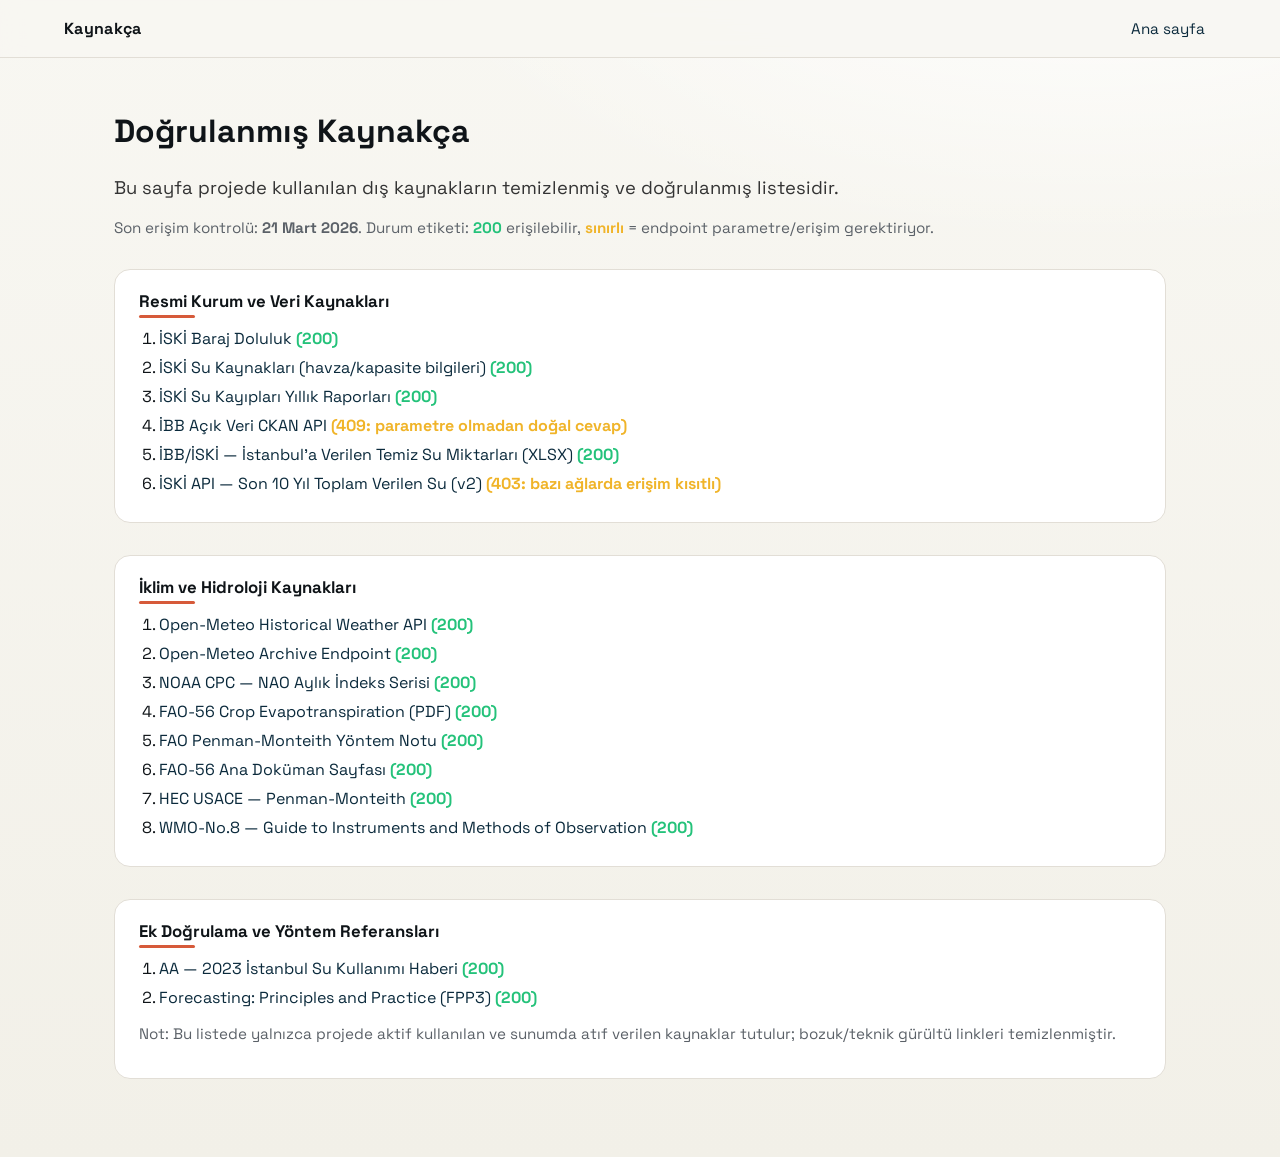
<file: baraj_web/references.html>
<!doctype html>
<html lang="tr">
<head>
  <meta charset="utf-8" />
  <meta name="viewport" content="width=device-width, initial-scale=1" />
  <title>Kaynakça (Doğrulanmış)</title>
  <link rel="stylesheet" href="styles.css" />
  <style>
    .refs-wrap { max-width: 1100px; margin: 0 auto; padding: 32px 24px 60px; }
    .refs-card { background: var(--card); border: 1px solid var(--line); border-radius: 16px; padding: 20px 24px; margin-bottom: 18px; }
    .refs-card h2 { margin: 0 0 10px; font-size: 1.05rem; }
    .refs-card ol { margin: 0; padding-left: 20px; }
    .refs-card li { margin: 8px 0; }
    .refs-card a { word-break: break-all; }
    .status-ok { color: #24c27a; font-weight: 700; }
    .status-limited { color: #f0b429; font-weight: 700; }
    .muted { color: var(--muted); }
  </style>
</head>
<body>
  <nav class="top-nav">
    <div class="nav-inner">
      <div class="brand">Kaynakça</div>
      <div class="nav-links">
        <a href="index.html">Ana sayfa</a>
      </div>
    </div>
  </nav>

  <main class="refs-wrap">
    <h1>Doğrulanmış Kaynakça</h1>
    <p class="lead">Bu sayfa projede kullanılan dış kaynakların temizlenmiş ve doğrulanmış listesidir.</p>
    <p class="note">Son erişim kontrolü: <strong>21 Mart 2026</strong>. Durum etiketi: <span class="status-ok">200</span> erişilebilir, <span class="status-limited">sınırlı</span> = endpoint parametre/erişim gerektiriyor.</p>

    <section class="refs-card">
      <h2>Resmi Kurum ve Veri Kaynakları</h2>
      <ol>
        <li><a href="https://iski.istanbul/baraj-doluluk" target="_blank" rel="noopener">İSKİ Baraj Doluluk</a> <span class="status-ok">(200)</span></li>
        <li><a href="https://iski.istanbul/kurumsal/hakkimizda/su-kaynaklari" target="_blank" rel="noopener">İSKİ Su Kaynakları (havza/kapasite bilgileri)</a> <span class="status-ok">(200)</span></li>
        <li><a href="https://iski.istanbul/kurumsal/stratejik-yonetim/su-kayiplari-yillik-raporlari/" target="_blank" rel="noopener">İSKİ Su Kayıpları Yıllık Raporları</a> <span class="status-ok">(200)</span></li>
        <li><a href="https://data.ibb.gov.tr/api/3/action/datastore_search" target="_blank" rel="noopener">İBB Açık Veri CKAN API</a> <span class="status-limited">(409: parametre olmadan doğal cevap)</span></li>
        <li><a href="https://data.ibb.gov.tr/dataset/96fde959-3d0b-46d6-8b1d-78a7ba879fc6/resource/27bdb043-0051-49df-bd7c-b68f60f31247/download/istanbula-verilen-temiz-su-miktarlar-tr-en.xlsx" target="_blank" rel="noopener">İBB/İSKİ — İstanbul'a Verilen Temiz Su Miktarları (XLSX)</a> <span class="status-ok">(200)</span></li>
        <li><a href="https://iskiapi.iski.istanbul/api/iski/baraj/icmeSuyuAritma/sonOnyildaVerilenToplamSu/v2" target="_blank" rel="noopener">İSKİ API — Son 10 Yıl Toplam Verilen Su (v2)</a> <span class="status-limited">(403: bazı ağlarda erişim kısıtlı)</span></li>
      </ol>
    </section>

    <section class="refs-card">
      <h2>İklim ve Hidroloji Kaynakları</h2>
      <ol>
        <li><a href="https://open-meteo.com/en/docs/historical-weather-api" target="_blank" rel="noopener">Open‑Meteo Historical Weather API</a> <span class="status-ok">(200)</span></li>
        <li><a href="https://archive-api.open-meteo.com/v1/archive" target="_blank" rel="noopener">Open‑Meteo Archive Endpoint</a> <span class="status-ok">(200)</span></li>
        <li><a href="https://www.cpc.ncep.noaa.gov/products/precip/CWlink/pna/norm.nao.monthly.b5001.current.ascii" target="_blank" rel="noopener">NOAA CPC — NAO Aylık İndeks Serisi</a> <span class="status-ok">(200)</span></li>
        <li><a href="https://www.wcc.nrcs.usda.gov/ftpref/wntsc/waterMgt/irrigation/fao56.pdf" target="_blank" rel="noopener">FAO‑56 Crop Evapotranspiration (PDF)</a> <span class="status-ok">(200)</span></li>
        <li><a href="https://www.fao.org/4/X0490E/x0490e06.htm" target="_blank" rel="noopener">FAO Penman‑Monteith Yöntem Notu</a> <span class="status-ok">(200)</span></li>
        <li><a href="https://www.fao.org/4/X0490E/X0490E00.htm" target="_blank" rel="noopener">FAO‑56 Ana Doküman Sayfası</a> <span class="status-ok">(200)</span></li>
        <li><a href="https://www.hec.usace.army.mil/confluence/hmsdocs/hmstrm/evaporation-and-transpiration/penman-monteith-method" target="_blank" rel="noopener">HEC USACE — Penman‑Monteith</a> <span class="status-ok">(200)</span></li>
        <li><a href="https://wmo.int/guide-instruments-and-methods-of-observation-wmo-no-8-0" target="_blank" rel="noopener">WMO‑No.8 — Guide to Instruments and Methods of Observation</a> <span class="status-ok">(200)</span></li>
      </ol>
    </section>

    <section class="refs-card">
      <h2>Ek Doğrulama ve Yöntem Referansları</h2>
      <ol>
        <li><a href="https://www.aa.com.tr/tr/gundem/istanbulda-gecen-yil-1-milyar-117-milyon-64-bin-116-metrekup-su-kullanildi/3104905" target="_blank" rel="noopener">AA — 2023 İstanbul Su Kullanımı Haberi</a> <span class="status-ok">(200)</span></li>
        <li><a href="https://otexts.com/fpp3/" target="_blank" rel="noopener">Forecasting: Principles and Practice (FPP3)</a> <span class="status-ok">(200)</span></li>
      </ol>
      <p class="note muted">Not: Bu listede yalnızca projede aktif kullanılan ve sunumda atıf verilen kaynaklar tutulur; bozuk/teknik gürültü linkleri temizlenmiştir.</p>
    </section>
  </main>
</body>
</html>
</file>
<file: baraj_web/styles.css>
@import url("https://fonts.googleapis.com/css2?family=Space+Grotesk:wght@400;500;600;700&family=IBM+Plex+Mono:wght@400;600&display=swap");

:root {
  --bg: #f6f4ef;
  --ink: #0f1418;
  --muted: #5b6168;
  --card: #ffffff;
  --accent: #d65a3a;
  --line: #e2ded6;
  --deep: #0b2a3c;
  --sea: #1765a3;
  --sun: #f4b942;
  --sky: #c7e3ff;
}

* { box-sizing: border-box; }
body {
  margin: 0;
  font-family: "Space Grotesk", system-ui, -apple-system, sans-serif;
  color: var(--ink);
  overflow-x: hidden;
  background:
    radial-gradient(1200px 600px at 85% -10%, #fff 0%, rgba(255,255,255,0) 60%),
    linear-gradient(180deg, #f8f7f2, #f2f0e8);
}

img,
svg,
video,
canvas {
  max-width: 100%;
}

.top-nav {
  position: sticky;
  top: 0;
  z-index: 30;
  background: rgba(248, 247, 242, 0.9);
  border-bottom: 1px solid var(--line);
  backdrop-filter: blur(10px);
}

.nav-inner {
  max-width: 1200px;
  margin: 0 auto;
  padding: 12px 24px;
  display: flex;
  align-items: center;
  justify-content: space-between;
  gap: 16px;
}

.brand {
  font-weight: 700;
  letter-spacing: 0.02em;
}

.nav-links {
  display: flex;
  gap: 14px;
  flex-wrap: wrap;
  font-size: 0.95rem;
}

.nav-links a {
  padding: 6px 10px;
  border-radius: 999px;
  border: 1px solid transparent;
}

.nav-links a:hover {
  background: #fff;
  border-color: var(--line);
}

.nav-toggle {
  display: none;
  border: 1px solid var(--line);
  background: #fff;
  padding: 6px 12px;
  border-radius: 999px;
  font-weight: 600;
  cursor: pointer;
}

.hero {
  background:
    radial-gradient(1200px 420px at 8% -10%, #fff4e6 0%, rgba(255,255,255,0.4) 55%, transparent 100%),
    linear-gradient(120deg, rgba(23,101,163,0.12), rgba(214,90,58,0.10));
  border-bottom: 1px solid var(--line);
}

.hero-inner {
  display: grid;
  grid-template-columns: 1.2fr 0.8fr;
  gap: 28px;
  padding: 40px 24px 32px;
  max-width: 1200px;
  margin: 0 auto;
}

.kicker {
  font-size: 0.85rem;
  letter-spacing: 0.12em;
  text-transform: uppercase;
  color: var(--muted);
  margin-bottom: 8px;
}

.hero h1 {
  font-size: clamp(2.2rem, 5vw, 3.1rem);
  margin: 0 0 10px;
}

.lead {
  font-size: clamp(1rem, 2.2vw, 1.15rem);
  color: #333;
  line-height: 1.6;
  margin-bottom: 16px;
}

.meta {
  display: flex;
  flex-wrap: wrap;
  gap: 10px;
  font-size: 0.9rem;
  color: var(--muted);
}

.hero-card {
  background: var(--card);
  border: 1px solid var(--line);
  border-radius: 14px;
  padding: 18px;
  box-shadow: 0 10px 24px rgba(0,0,0,0.06);
  position: relative;
  overflow: hidden;
}

.hero-card::after {
  content: "";
  position: absolute;
  inset: auto -40px -60px auto;
  width: 220px;
  height: 220px;
  background: radial-gradient(circle, rgba(31,119,180,0.18), transparent 60%);
}

.hero-stats {
  display: grid;
  grid-template-columns: repeat(3, minmax(0, 1fr));
  gap: 8px;
  margin-top: 14px;
}

.hero-stats div {
  background: #f7f5f0;
  border: 1px solid var(--line);
  border-radius: 10px;
  padding: 8px;
  text-align: center;
}

.hero-stats strong {
  display: block;
  font-size: 1.1rem;
  color: var(--deep);
}

.hero-actions {
  display: flex;
  flex-wrap: wrap;
  gap: 10px;
  margin-top: 14px;
}

.container {
  max-width: 1280px;
  margin: 0 auto;
  padding: 24px;
}

section { margin: 32px 0; }
section h2 {
  margin-bottom: 12px;
  font-size: 1.8rem;
  position: relative;
  padding-bottom: 6px;
}

section h2::after {
  content: "";
  position: absolute;
  left: 0;
  bottom: 0;
  width: 56px;
  height: 3px;
  background: var(--accent);
  border-radius: 999px;
}

a {
  color: var(--deep);
  text-decoration: none;
}

a:hover { text-decoration: underline; }

.grid {
  display: grid;
  gap: 16px;
}

.grid.two { grid-template-columns: repeat(2, minmax(0, 1fr)); }
.grid.three { grid-template-columns: repeat(3, minmax(0, 1fr)); }

.card {
  background: var(--card);
  border: 1px solid var(--line);
  border-radius: 14px;
  padding: 16px;
  box-shadow: 0 6px 16px rgba(0,0,0,0.05);
  min-width: 0;
}

.card-link {
  display: block;
  color: inherit;
  text-decoration: none;
  cursor: pointer;
  transition: transform 0.15s ease, box-shadow 0.15s ease, border-color 0.15s ease;
}

.card-link:hover {
  transform: translateY(-2px);
  box-shadow: 0 10px 20px rgba(0,0,0,0.08);
  border-color: #d8d2c7;
}

.card-caption {
  margin-top: 10px;
  font-weight: 600;
  color: var(--ink);
}

.card.pad-lg {
  padding: 20px;
}

.card.dark {
  background: #0f1f2b;
  color: #f4f7f9;
  border-color: #1b2c3a;
}

.card.dark .note,
.card.dark small,
.card.dark label {
  color: #c7d2da;
}

.soft-section {
  background: #fffaf1;
  border: 1px solid var(--line);
  border-radius: 18px;
  padding: 18px;
}

.card img {
  width: 100%;
  height: auto;
  border-radius: 10px;
}

.zoomable {
  cursor: zoom-in;
  transition: transform 0.15s ease, box-shadow 0.15s ease;
}

.zoomable:hover {
  transform: translateY(-2px);
  box-shadow: 0 8px 18px rgba(0,0,0,0.08);
}

.lightbox {
  position: fixed;
  inset: 0;
  background: rgba(10,14,18,0.8);
  display: none;
  align-items: center;
  justify-content: center;
  z-index: 999;
}

.lightbox.open { display: flex; }

.lightbox img {
  max-width: 92vw;
  max-height: 92vh;
  border-radius: 12px;
  background: #fff;
  padding: 8px;
}

figcaption { margin-top: 8px; color: var(--muted); }

.note {
  color: var(--muted);
  font-size: 0.95rem;
  overflow-wrap: anywhere;
}

.mobile-hscroll-tip {
  display: none;
}

.footer {
  border-top: 1px solid var(--line);
  padding: 18px 24px;
  text-align: center;
  color: var(--muted);
}

@media (max-width: 900px) {
  .hero-inner { grid-template-columns: 1fr; }
  .grid.two, .grid.three { grid-template-columns: 1fr; }
}

@media (max-width: 720px) {
  .nav-inner {
    padding: 10px 14px;
    gap: 10px;
    flex-wrap: wrap;
  }

  .brand {
    font-size: 1rem;
    line-height: 1.25;
    max-width: calc(100% - 90px);
  }

  .nav-links {
    display: none;
    flex-direction: column;
    align-items: flex-start;
    width: 100%;
    gap: 8px;
    padding: 8px 0 4px;
  }

  .nav-links.open {
    display: flex;
    order: 3;
    flex-basis: 100%;
    border-top: 1px solid var(--line);
    margin-top: 6px;
    padding-top: 10px;
  }

  .nav-links a {
    font-size: 0.9rem;
    padding: 6px 8px;
    width: 100%;
  }

  .nav-toggle {
    display: inline-flex;
    margin-left: auto;
  }

  .hero-inner {
    padding: 28px 16px 24px;
  }

  .hero h1 {
    font-size: clamp(2rem, 6vw, 2.6rem);
  }

  .lead {
    font-size: 1rem;
  }

  .meta {
    font-size: 0.85rem;
  }

  .container {
    padding: 16px;
  }

  .row {
    flex-direction: column;
    align-items: stretch;
  }

  section {
    margin: 24px 0;
  }

  section h2 {
    font-size: 1.4rem;
  }

  .card,
  .hero-card {
    padding: 14px;
  }

  .hero-stats {
    grid-template-columns: repeat(2, minmax(0, 1fr));
  }

  .panel-media img {
    max-height: 240px;
  }

  .formula {
    font-size: 0.85rem;
  }

  .formula-fraction {
    flex-direction: column;
    align-items: flex-start;
    gap: 8px;
  }

  .formula-fraction .eq-left {
    margin-bottom: 2px;
  }

  .formula-fraction .eq-right {
    width: 100%;
  }

  .formula-fraction .eq-frac {
    min-width: 680px;
  }

  .tab {
    padding: 6px 10px;
    font-size: 0.9rem;
  }

  .sim-chart {
    padding: 8px 6px;
  }

  .sim-svg {
    height: 300px;
  }

  .sim-params {
    grid-template-columns: 1fr;
  }

  .hero-actions .btn {
    width: 100%;
    text-align: center;
  }

  .sim-controls .btn {
    width: 100%;
  }

  .chip-group {
    display: grid;
    grid-template-columns: repeat(2, minmax(0, 1fr));
    gap: 8px;
  }

  .chip-group .btn,
  .chip-group .chip-btn {
    width: 100%;
    text-align: center;
  }

  /* Dense charts are unreadable when forced into viewport width.
     On mobile we allow horizontal pan at a larger fixed render width. */
  figure.card,
  .panel-media,
  .card.chart-scroll {
    overflow-x: auto;
    -webkit-overflow-scrolling: touch;
  }

  figure.card img,
  .panel-media img,
  .card.chart-scroll > img.zoomable {
    width: 680px;
    min-width: 680px;
    max-width: none;
    height: auto;
  }

  .mobile-hscroll-tip {
    display: block;
    margin-top: 8px;
    font-size: 0.85rem;
  }

  .legend {
    font-size: 0.82rem;
    gap: 8px;
  }

  .loss-bar {
    height: 32px;
  }

  #loss-use,
  #loss-evap {
    font-size: 0.72rem;
    padding: 0 4px;
    white-space: nowrap;
    overflow: hidden;
    text-overflow: ellipsis;
  }

  .metric strong {
    font-size: 1rem;
  }
}

@media (max-width: 480px) {
  .hero-stats {
    grid-template-columns: 1fr;
  }

  .meta {
    flex-direction: column;
  }

  .sim-svg {
    height: 260px;
  }

  .chip-group {
    grid-template-columns: 1fr;
  }

  figure.card img,
  .panel-media img,
  .card.chart-scroll > img.zoomable {
    width: 620px;
    min-width: 620px;
  }
}

@media (max-width: 900px) {
  .tabs {
    display: none;
  }

  .panel {
    display: block;
    margin-bottom: 16px;
    border: 1px solid var(--line);
    border-radius: 14px;
    background: var(--card);
    padding: 12px;
    box-shadow: 0 6px 16px rgba(0,0,0,0.04);
  }

  .panel:last-child {
    margin-bottom: 0;
  }
}

.formula {
  background: #0f0f0f;
  color: #f4f4f4;
  padding: 14px;
  border-radius: 10px;
  font-family: "IBM Plex Mono", ui-monospace, SFMono-Regular, Menlo, monospace;
  font-size: 0.95rem;
  overflow-x: auto;
}

.formula-fraction {
  display: flex;
  align-items: center;
  gap: 12px;
}

.formula-fraction .eq-left {
  font-weight: 600;
  white-space: nowrap;
}

.formula-fraction .eq-right {
  min-width: 0;
  flex: 1;
  display: flex;
}

.formula-fraction .eq-frac {
  width: 100%;
  min-width: 760px;
}

.formula-fraction .eq-num,
.formula-fraction .eq-den {
  white-space: nowrap;
  text-align: center;
  line-height: 1.35;
}

.formula-fraction .eq-bar {
  border-top: 2px solid rgba(244, 244, 244, 0.9);
  margin: 6px 0;
  width: 100%;
}

.formula-fraction sub {
  font-size: 0.72em;
}

.tabs {
  display: flex;
  flex-wrap: wrap;
  gap: 10px;
  margin-bottom: 14px;
}

.tab {
  border: 1px solid var(--line);
  background: #fff;
  padding: 8px 14px;
  border-radius: 999px;
  cursor: pointer;
  font-weight: 600;
}

.tab.active {
  background: var(--ink);
  color: #fff;
  border-color: var(--ink);
}

.chip-row {
  display: flex;
  flex-wrap: wrap;
  gap: 8px;
}

.chip {
  padding: 6px 10px;
  border-radius: 999px;
  background: #f3f1ec;
  border: 1px solid var(--line);
  font-size: 0.85rem;
}

.panel {
  display: none;
}

.panel.active {
  display: block;
}

.panel-grid {
  display: grid;
  grid-template-columns: 0.8fr 1.2fr;
  gap: 16px;
}

.panel-text {
  font-size: 0.98rem;
  line-height: 1.55;
}

.panel-text code {
  display: inline-block;
  margin-top: 6px;
  font-size: 0.85rem;
  color: var(--muted);
}

.panel-media {
  display: grid;
  gap: 12px;
}

.panel-media img {
  background: #fff;
  border: 1px solid var(--line);
  border-radius: 10px;
  padding: 6px;
  max-height: 300px;
  object-fit: contain;
}

.panel-media .media-wide {
  max-height: 420px;
}

.panel-media .media-small {
  max-height: 280px;
}

.media-row {
  display: grid;
  grid-template-columns: repeat(2, minmax(0, 1fr));
  gap: 12px;
}

.model-summary {
  display: grid;
  grid-template-columns: repeat(3, minmax(0, 1fr));
  gap: 14px;
}

.model-summary .card h3 {
  margin-top: 0;
}

.metric-help {
  display: grid;
  grid-template-columns: repeat(2, minmax(0, 1fr));
  gap: 12px;
}

.metric-pill {
  background: #f7f5f0;
  border: 1px solid var(--line);
  border-radius: 12px;
  padding: 10px;
}

.metric-pill strong {
  display: block;
  color: var(--deep);
}

.stat-grid {
  display: grid;
  grid-template-columns: repeat(2, minmax(0, 1fr));
  gap: 10px;
  margin: 10px 0 6px;
}

.stat {
  background: #f7f5f0;
  border: 1px solid var(--line);
  border-radius: 12px;
  padding: 10px 12px;
}

.stat small {
  display: block;
  font-size: 0.85rem;
  color: var(--muted);
}

.stat strong {
  display: block;
  font-size: 1.05rem;
  color: var(--deep);
}

.link-list {
  margin: 8px 0 0;
  padding-left: 18px;
}

.link-list li {
  margin: 4px 0;
}

@media (max-width: 900px) {
  .panel-grid { grid-template-columns: 1fr; }
  .media-row { grid-template-columns: 1fr; }
  .panel-media img { max-height: none; }
  .model-summary { grid-template-columns: 1fr; }
  .metric-help { grid-template-columns: 1fr; }
  .stat-grid { grid-template-columns: 1fr; }
}

label {
  display: block;
  font-weight: 600;
  margin-top: 10px;
}

select,
input[type="range"] {
  width: 100%;
  margin: 6px 0 4px;
}

input[type="range"] {
  accent-color: var(--accent);
}

select {
  padding: 8px 10px;
  border-radius: 10px;
  border: 1px solid var(--line);
  background: #fff;
}

.row {
  display: flex;
  align-items: center;
  justify-content: space-between;
  gap: 10px;
}

.btn {
  appearance: none;
  border: 1px solid var(--line);
  background: #fff;
  padding: 8px 12px;
  border-radius: 999px;
  font-weight: 600;
  cursor: pointer;
}

.btn.primary {
  background: var(--deep);
  color: #fff;
  border-color: var(--deep);
}

.btn.ghost {
  background: transparent;
}

.chip-group {
  display: flex;
  flex-wrap: wrap;
  gap: 8px;
}

.chip-btn {
  border: 1px solid var(--line);
  background: #f8f7f3;
  padding: 6px 10px;
  border-radius: 999px;
  font-size: 0.85rem;
  cursor: pointer;
}

.chip-btn:hover {
  background: #fff;
}

.value {
  font-size: 0.9rem;
  color: var(--muted);
  margin-bottom: 4px;
  overflow-wrap: anywhere;
}

.sim-layout {
  display: grid;
  gap: 16px;
}

.sim-controls {
  display: grid;
  gap: 8px;
}

.sim-cta {
  background: linear-gradient(140deg, var(--deep), #214a63);
  color: #fff;
  border-radius: 12px;
  padding: 12px;
  font-size: 0.95rem;
}

.sim-metrics {
  display: grid;
  grid-template-columns: repeat(3, minmax(0, 1fr));
  gap: 10px;
  margin-top: 10px;
}

.sim-params {
  display: grid;
  grid-template-columns: repeat(2, minmax(0, 1fr));
  gap: 8px;
  font-size: 0.9rem;
  margin-top: 8px;
}

.metric {
  background: #f8f7f3;
  border: 1px solid var(--line);
  border-radius: 10px;
  padding: 10px;
  text-align: center;
}

.metric strong {
  display: block;
  font-size: 1.1rem;
  color: var(--deep);
}

.sim-chart {
  background: #f9f8f5;
  border: 1px solid var(--line);
  border-radius: 12px;
  padding: 10px;
  position: relative;
}

.sim-chart svg {
  height: 520px;
}

.sim-grid {
  display: grid;
  grid-template-columns: repeat(3, minmax(0, 1fr));
  gap: 12px;
}

.sim-grid .card {
  height: 100%;
}

@media (max-width: 1000px) {
  .sim-grid { grid-template-columns: 1fr; }
}

.legend {
  margin-top: 8px;
  font-size: 0.9rem;
  color: var(--muted);
  display: flex;
  gap: 12px;
  align-items: center;
  flex-wrap: wrap;
}

.pill {
  display: inline-flex;
  align-items: center;
  gap: 6px;
  padding: 4px 10px;
  border-radius: 999px;
  border: 1px solid var(--line);
  background: #fff;
  font-size: 0.8rem;
  color: var(--muted);
  overflow-wrap: anywhere;
}

.model-focus-grid {
  display: grid;
  grid-template-columns: repeat(auto-fit, minmax(180px, 1fr));
  gap: 12px;
  margin-top: 12px;
}

.model-card {
  background: #f8f7f3;
  border: 1px solid var(--line);
  border-radius: 12px;
  padding: 12px;
  cursor: pointer;
  transition: transform 0.15s ease, box-shadow 0.15s ease, border-color 0.15s ease;
}

.model-card:hover {
  transform: translateY(-2px);
  box-shadow: 0 10px 18px rgba(0,0,0,0.06);
  border-color: #d8d2c7;
}

.model-card.active {
  background: #fff;
  border-color: var(--accent);
  box-shadow: 0 12px 20px rgba(0,0,0,0.08);
}

.model-title {
  font-weight: 700;
}

.model-meta {
  margin-top: 4px;
  font-size: 0.82rem;
  color: var(--muted);
}

.model-delta {
  margin-top: 6px;
  font-size: 0.85rem;
  color: var(--deep);
}

.model-bar {
  margin-top: 8px;
  height: 8px;
  border-radius: 999px;
  background: #e5e0d8;
  overflow: hidden;
}

.model-bar span {
  display: block;
  height: 100%;
  background: var(--sea);
}

.dot {
  width: 10px;
  height: 10px;
  border-radius: 999px;
  display: inline-block;
  margin-right: 6px;
}

.dot.base { background: #333; }
.dot.adj { background: #d55e00; }

.loss-bar {
  display: flex;
  height: 28px;
  border-radius: 999px;
  overflow: hidden;
  margin-top: 12px;
  border: 1px solid var(--line);
}

#loss-use {
  background: var(--sea);
  color: #fff;
  font-size: 0.8rem;
  display: flex;
  align-items: center;
  justify-content: center;
}

#loss-evap {
  background: #d55e00;
  color: #fff;
  font-size: 0.8rem;
  display: flex;
  align-items: center;
  justify-content: center;
}


.assumptions {
  background: #fff7eb;
  border: 1px dashed #d55e00;
  border-radius: 10px;
  padding: 10px;
  margin-top: 12px;
  font-size: 0.9rem;
}

.sim-metrics {
  display: grid;
  grid-template-columns: repeat(3, minmax(0, 1fr));
  gap: 10px;
  margin-top: 10px;
}

.metric {
  background: #f8f7f3;
  border: 1px solid var(--line);
  border-radius: 10px;
  padding: 10px;
  text-align: center;
}

.metric strong {
  display: block;
  font-size: 1.1rem;
  color: var(--deep);
}

.section-banner {
  border: 1px solid var(--line);
  border-radius: 16px;
  padding: 18px;
  background: linear-gradient(120deg, rgba(23,101,163,0.08), rgba(214,90,58,0.06));
  margin-bottom: 16px;
}

.baseline {
  background: #f7f6f1;
  border: 1px solid var(--line);
  border-radius: 12px;
  padding: 12px;
  margin-top: 12px;
}

.baseline ul {
  padding-left: 18px;
  margin: 8px 0;
}

.flow {
  display: grid;
  gap: 10px;
}

.flow-step {
  display: grid;
  grid-template-columns: auto 1fr;
  gap: 10px;
  align-items: center;
  padding: 10px 12px;
  border-radius: 12px;
  background: #f8f7f3;
  border: 1px solid var(--line);
}

.flow-step span {
  display: inline-flex;
  width: 30px;
  height: 30px;
  border-radius: 999px;
  align-items: center;
  justify-content: center;
  background: var(--ink);
  color: #fff;
  font-weight: 700;
}

.tooltip {
  position: absolute;
  pointer-events: none;
  background: #0b2a3c;
  color: #fff;
  padding: 6px 8px;
  font-size: 0.85rem;
  border-radius: 8px;
  opacity: 0;
  transform: translate(-50%, -110%);
  white-space: normal;
  max-width: min(78vw, 300px);
  text-align: center;
  line-height: 1.35;
}

.sim-svg {
  width: 100%;
  height: 360px;
}

@media (max-width: 1000px) {
  .sim-layout { grid-template-columns: 1fr; }
  .sim-metrics { grid-template-columns: 1fr; }
}
</file>
